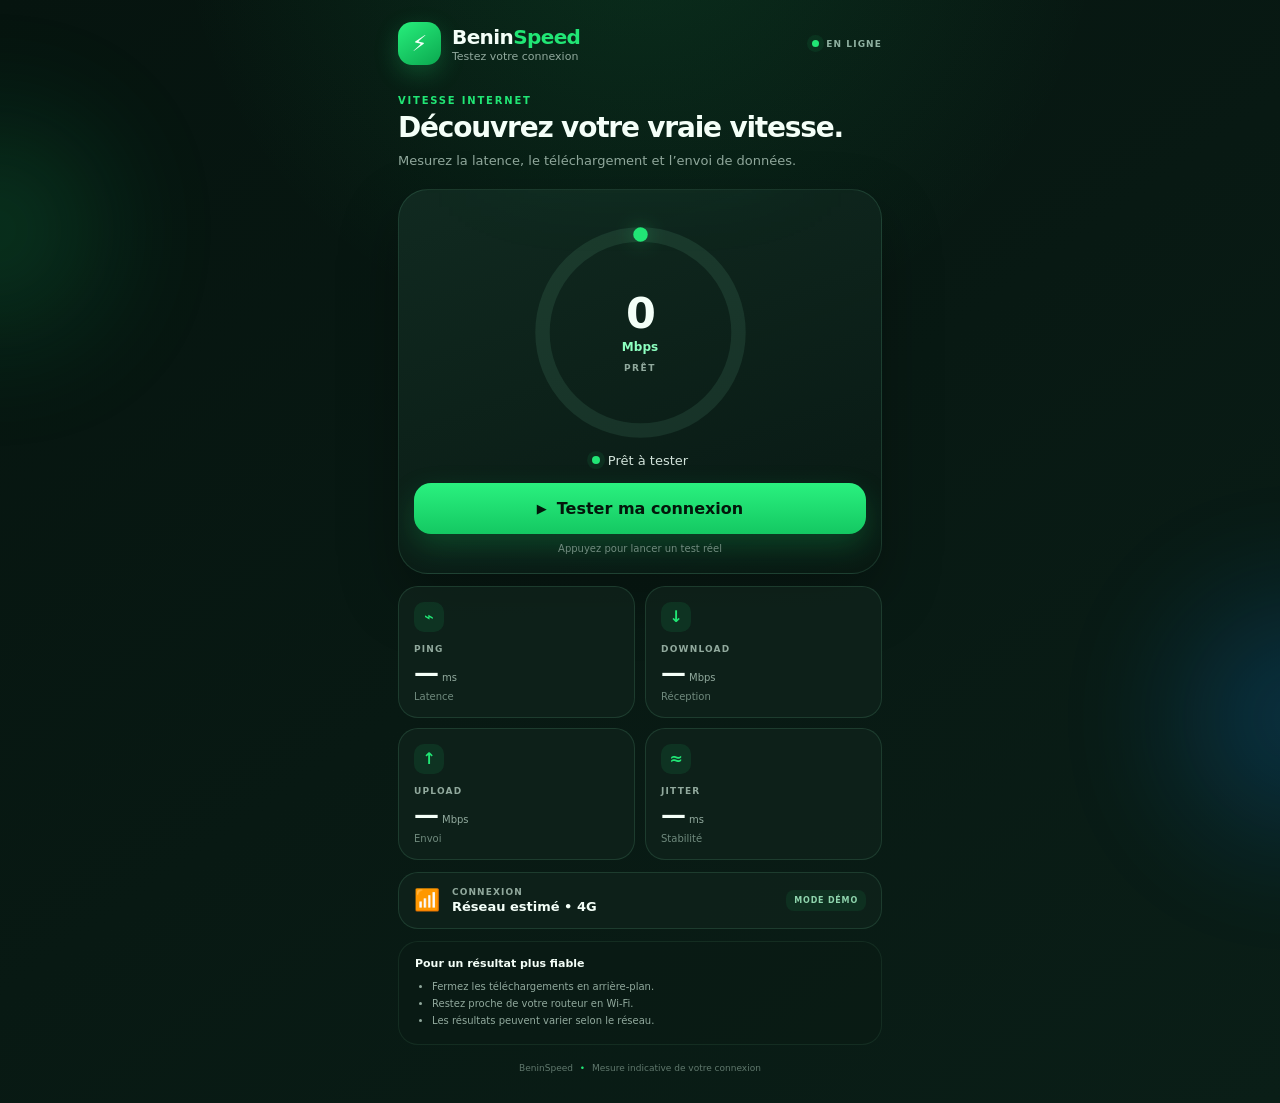
<file: index-standalone.html>
<!doctype html>
<html lang="fr">
<head>
<meta charset="utf-8">
<meta name="viewport" content="width=device-width,initial-scale=1,viewport-fit=cover">
<meta name="theme-color" content="#06140f">
<title>BeninSpeed • Test de connexion</title>
<style>
:root{
  --bg:#06140f;--bg2:#0a1e17;--surface:rgba(15,35,28,.82);--surface2:rgba(20,45,36,.7);
  --green:#21e675;--green2:#11bd5b;--mint:#8dffc0;--text:#f4fff8;--muted:#91a99d;
  --line:rgba(141,255,192,.12);--danger:#ff6b6b;--shadow:0 24px 60px rgba(0,0,0,.28);
  --r:24px;
}
*{box-sizing:border-box}html{min-height:100%;background:var(--bg)}body{margin:0;min-height:100%;font-family:Inter,system-ui,-apple-system,Segoe UI,Roboto,Arial,sans-serif;color:var(--text);background:
radial-gradient(circle at 50% -10%,rgba(33,230,117,.12),transparent 34%),linear-gradient(145deg,var(--bg),var(--bg2));overflow-x:hidden}
button{font:inherit}.app{position:relative;z-index:1;width:min(100%,520px);margin:auto;padding:22px 18px 30px}
.bg-orb{position:fixed;border-radius:50%;filter:blur(70px);pointer-events:none;opacity:.22}.orb-a{width:190px;height:190px;background:#12c967;top:15%;left:-100px}.orb-b{width:220px;height:220px;background:#0d8bff;right:-130px;bottom:8%}
.topbar{display:flex;justify-content:space-between;align-items:center;margin-bottom:30px}.brand{display:flex;gap:11px;align-items:center}.brand-mark{width:43px;height:43px;border-radius:14px;display:grid;place-items:center;background:linear-gradient(145deg,#27ef7c,#0ba84f);box-shadow:0 8px 24px rgba(33,230,117,.24);font-size:22px}.brand-name{font-size:20px;font-weight:850;letter-spacing:-.6px}.brand-name span{color:var(--green)}.brand-sub{font-size:11px;color:var(--muted);margin-top:1px}.live-dot{display:flex;align-items:center;gap:7px;color:#8fb1a1;font-size:9px;font-weight:800;letter-spacing:1.1px}.live-dot i{width:7px;height:7px;border-radius:50%;background:var(--green);box-shadow:0 0 0 5px rgba(33,230,117,.08);animation:pulse 1.8s infinite}
.hero{margin-bottom:18px}.hero-kicker{font-size:10px;font-weight:850;letter-spacing:1.8px;color:var(--green);margin-bottom:7px}.hero h1{font-size:28px;line-height:1.08;letter-spacing:-1.2px;margin:0 0 8px}.hero p{margin:0;color:var(--muted);font-size:13px;line-height:1.5}
.tester-card{position:relative;padding:20px 15px 19px;border:1px solid var(--line);border-radius:30px;background:linear-gradient(160deg,rgba(18,43,34,.92),rgba(9,25,19,.88));box-shadow:var(--shadow);overflow:hidden}.tester-card:before{content:"";position:absolute;inset:-60% 20% auto;height:200px;background:rgba(33,230,117,.08);filter:blur(50px);pointer-events:none}
.gauge-wrap{position:relative;width:245px;height:245px;margin:0 auto}.gauge{width:100%;height:100%;transform:rotate(-90deg)}.gauge circle{fill:none;stroke-width:13}.gauge-track{stroke:rgba(141,255,192,.09)}.gauge-progress{stroke:var(--green);stroke-linecap:round;stroke-dasharray:553;stroke-dashoffset:553;transition:stroke-dashoffset .35s ease,filter .3s ease;filter:drop-shadow(0 0 8px rgba(33,230,117,.35))}
.gauge-center{position:absolute;inset:0;display:flex;flex-direction:column;justify-content:center;align-items:center}.gauge-value{font-size:43px;font-weight:900;letter-spacing:-2px;line-height:1}.gauge-unit{font-size:12px;color:var(--mint);font-weight:750;margin-top:5px}.gauge-phase{font-size:9px;letter-spacing:1.6px;color:var(--muted);font-weight:850;margin-top:9px}
.status-row{display:flex;justify-content:center;align-items:center;gap:8px;font-size:13px;color:#d2e3da;margin:-2px 0 15px}.status-dot{width:8px;height:8px;border-radius:50%;background:var(--green);box-shadow:0 0 0 5px rgba(33,230,117,.08)}.status-dot.active{animation:pulse 1s infinite}.status-dot.error{background:var(--danger)}
.test-button{width:100%;border:0;border-radius:17px;padding:16px 18px;background:linear-gradient(180deg,#2af17f,#14c862);color:#03170b;font-size:16px;font-weight:900;box-shadow:0 12px 30px rgba(20,200,98,.24);cursor:pointer;display:flex;justify-content:center;align-items:center;gap:10px;transition:transform .09s ease,filter .18s ease,box-shadow .18s ease}.test-button:hover{filter:brightness(1.06);box-shadow:0 15px 34px rgba(20,200,98,.32)}.test-button:active{transform:scale(.965);filter:brightness(.88);box-shadow:0 6px 15px rgba(20,200,98,.2)}.test-button:focus-visible{outline:3px solid rgba(141,255,192,.45);outline-offset:3px}.test-button:disabled{cursor:wait;opacity:.78;transform:none}.button-icon{font-size:13px}.tap-hint{text-align:center;margin:9px 0 0;font-size:10px;color:#718b7f}
.metrics{display:grid;grid-template-columns:1fr 1fr;gap:10px;margin-top:12px}.metric-card{position:relative;padding:15px;border-radius:20px;border:1px solid var(--line);background:var(--surface);min-height:132px;transition:transform .25s ease,border-color .25s ease,background .25s ease}.metric-card.active{border-color:rgba(33,230,117,.42);transform:translateY(-2px);background:rgba(17,49,37,.9)}.metric-card.done{border-color:rgba(33,230,117,.2)}.metric-card.unavailable{opacity:.65}.metric-icon{width:30px;height:30px;display:grid;place-items:center;border-radius:10px;background:rgba(33,230,117,.1);color:var(--green);font-weight:900;margin-bottom:12px}.metric-label{font-size:9px;color:var(--muted);font-weight:850;letter-spacing:1.2px}.metric-value{display:flex;align-items:baseline;gap:4px;margin-top:4px}.metric-value strong{font-size:25px;letter-spacing:-1px}.metric-value span{font-size:10px;color:var(--muted)}.metric-note{font-size:10px;color:#708a7e;margin-top:4px}
.connection-card{display:flex;align-items:center;gap:12px;margin-top:12px;padding:14px 15px;border:1px solid var(--line);border-radius:20px;background:var(--surface)}.connection-icon{font-size:21px}.connection-copy{display:flex;flex-direction:column;gap:2px;flex:1}.connection-copy span{font-size:9px;letter-spacing:1.1px;color:var(--muted);font-weight:850}.connection-copy strong{font-size:13px}.server-badge{font-size:8px;font-weight:850;letter-spacing:.8px;color:#8fd4ad;padding:6px 8px;border-radius:8px;background:rgba(33,230,117,.08)}
.tips-card{margin-top:12px;padding:15px 16px;border-radius:20px;background:rgba(10,27,21,.6);border:1px solid rgba(141,255,192,.08)}.tips-title{font-size:11px;font-weight:850;margin-bottom:8px}.tips-card ul{margin:0;padding-left:17px;color:var(--muted);font-size:10px;line-height:1.7}
footer{text-align:center;color:#60786d;font-size:9px;margin:18px 0 0}footer span{color:var(--green);margin:0 4px}
@keyframes pulse{0%,100%{opacity:1;transform:scale(1)}50%{opacity:.45;transform:scale(.8)}}@media(max-width:360px){.app{padding-left:13px;padding-right:13px}.hero h1{font-size:25px}.gauge-wrap{width:225px;height:225px}.metric-card{padding:13px}.metric-value strong{font-size:22px}}

</style>
</head>
<body>
<div class="bg-orb orb-a"></div><div class="bg-orb orb-b"></div>
<main class="app">
<header class="topbar">
  <div class="brand">
    <div class="brand-mark" aria-hidden="true"><span>⚡</span></div>
    <div><div class="brand-name">Benin<span>Speed</span></div><div class="brand-sub">Testez votre connexion</div></div>
  </div>
  <div class="live-dot"><i></i><span>EN LIGNE</span></div>
</header>
<section class="hero">
  <div class="hero-kicker">VITESSE INTERNET</div>
  <h1>Découvrez votre vraie vitesse.</h1>
  <p>Mesurez la latence, le téléchargement et l’envoi de données.</p>
</section>
<section class="tester-card">
  <div class="gauge-wrap">
    <svg class="gauge" viewBox="0 0 220 220" aria-label="Jauge de vitesse">
      <circle class="gauge-track" cx="110" cy="110" r="88"></circle>
      <circle id="gaugeProgress" class="gauge-progress" cx="110" cy="110" r="88"></circle>
    </svg>
    <div class="gauge-center">
      <div id="gaugeValue" class="gauge-value">0</div>
      <div id="gaugeUnit" class="gauge-unit">Mbps</div>
      <div id="gaugePhase" class="gauge-phase">PRÊT</div>
    </div>
  </div>
  <div class="status-row"><span id="statusDot" class="status-dot"></span><span id="statusLine">Prêt à tester</span></div>
  <button id="testButton" class="test-button" type="button"><span class="button-icon">▶</span><span id="buttonText">Tester ma connexion</span></button>
  <p class="tap-hint">Appuyez pour lancer un test réel</p>
</section>
<section class="metrics">
<article id="metric-ping" class="metric-card pending"><div class="metric-icon">⌁</div><div class="metric-label">PING</div><div class="metric-value"><strong id="pingValue">—</strong><span>ms</span></div><div class="metric-note">Latence</div></article>
<article id="metric-download" class="metric-card pending"><div class="metric-icon">↓</div><div class="metric-label">DOWNLOAD</div><div class="metric-value"><strong id="downloadValue">—</strong><span>Mbps</span></div><div class="metric-note">Réception</div></article>
<article id="metric-upload" class="metric-card pending"><div class="metric-icon">↑</div><div class="metric-label">UPLOAD</div><div class="metric-value"><strong id="uploadValue">—</strong><span>Mbps</span></div><div class="metric-note">Envoi</div></article>
<article id="metric-jitter" class="metric-card pending"><div class="metric-icon">≈</div><div class="metric-label">JITTER</div><div class="metric-value"><strong id="jitterValue">—</strong><span>ms</span></div><div class="metric-note">Stabilité</div></article>
</section>
<section class="connection-card"><div class="connection-icon">📶</div><div class="connection-copy"><span>CONNEXION</span><strong id="connectionType">Détection…</strong></div><div class="server-badge">MODE DÉMO</div></section>
<section class="tips-card"><div class="tips-title">Pour un résultat plus fiable</div><ul><li>Fermez les téléchargements en arrière-plan.</li><li>Restez proche de votre routeur en Wi‑Fi.</li><li>Les résultats peuvent varier selon le réseau.</li></ul></section>
<footer>BeninSpeed <span>•</span> Mesure indicative de votre connexion</footer>
</main>
<script>
/* Interface autonome. Le test réseau réel est activé quand la page est servie par le serveur BeninSpeed. */
const standaloneMode = location.protocol === "content:" || location.protocol === "file:";
if (standaloneMode) {
  // Keep the UI responsive in direct-file mode without inventing speed results.
  // Ping is measured against the browser environment only when a remote endpoint exists.
  document.getElementById("serverBadge").textContent = "MODE HORS LIGNE";
}
</script>
<script>
(() => {
  "use strict";

  const CONFIG = {
    pingSamples: 7,
    serverBase: "",
    downloadSizes: [1, 5, 10, 20],
    uploadSizes: [1, 5, 10],
    minTransferSeconds: 0.9,
    maxTransferSeconds: 6,
  };

  const $ = (id) => document.getElementById(id);
  const el = {
    button: $("testButton"), buttonText: $("buttonText"),
    status: $("statusLine"), statusDot: $("statusDot"),
    gaugeProgress: $("gaugeProgress"), gaugeValue: $("gaugeValue"),
    gaugeUnit: $("gaugeUnit"), gaugePhase: $("gaugePhase"),
    ping: $("pingValue"), download: $("downloadValue"),
    upload: $("uploadValue"), jitter: $("jitterValue"),
    connection: $("connectionType"),
    metrics: {
      ping: $("metric-ping"), download: $("metric-download"),
      upload: $("metric-upload"), jitter: $("metric-jitter")
    }
  };

  const C = 2 * Math.PI * 88;
  let running = false;

  function setProgress(f) {
    const x = Math.max(0, Math.min(1, f));
    el.gaugeProgress.style.strokeDashoffset = String(C * (1 - x));
  }

  function setGauge(value, unit, phase) {
    el.gaugeValue.textContent = value;
    el.gaugeUnit.textContent = unit;
    el.gaugePhase.textContent = phase;
  }

  function status(text, active = false, error = false) {
    el.status.textContent = text;
    el.statusDot.classList.toggle("active", active);
    el.statusDot.classList.toggle("error", error);
  }

  function metric(name, state) {
    const node = el.metrics[name];
    node.classList.remove("pending", "active", "done", "unavailable");
    node.classList.add(state);
  }

  function connectionType() {
    const c = navigator.connection || navigator.mozConnection || navigator.webkitConnection;
    if (!c) return "Non détectable sur ce navigateur";
    if (c.type === "wifi") return "Wi‑Fi";
    if (c.type === "cellular") return c.effectiveType ? `Réseau mobile • ${c.effectiveType.toUpperCase()}` : "Réseau mobile";
    return c.effectiveType ? `Réseau estimé • ${c.effectiveType.toUpperCase()}` : "Connexion détectée";
  }

  function reset() {
    for (const k of ["ping","download","upload","jitter"]) {
      el[k].textContent = "—";
      metric(k, "pending");
    }
    setProgress(0);
    setGauge("0", "Mbps", "PRÊT");
    status("Prêt à tester");
  }

  async function ping(onSample) {
    const values = [];
    for (let i = 0; i < CONFIG.pingSamples; i++) {
      const t = performance.now();
      const r = await fetch(`${CONFIG.serverBase}/api/ping?x=${Date.now()}-${i}`, {
        cache: "no-store",
        headers: {"Cache-Control":"no-cache"}
      });
      if (!r.ok) throw new Error("Le serveur de test ne répond pas.");
      await r.text();
      const ms = performance.now() - t;
      values.push(ms);
      onSample?.(values);
    }
    return values;
  }

  function avg(a) { return a.reduce((s,x)=>s+x,0)/a.length; }
  function jitter(a) {
    if (a.length < 2) return 0;
    let s=0; for(let i=1;i<a.length;i++) s += Math.abs(a[i]-a[i-1]);
    return s/(a.length-1);
  }

  async function downloadOnce(bytes, onProgress) {
    const t0 = performance.now();
    const r = await fetch(`${CONFIG.serverBase}/api/download?bytes=${bytes}&t=${Date.now()}`, {cache:"no-store"});
    if (!r.ok) throw new Error("Échec du téléchargement de test.");
    const reader = r.body?.getReader();
    let received = 0;
    if (reader) {
      while (true) {
        const {done, value} = await reader.read();
        if (done) break;
        received += value.byteLength;
        onProgress?.(received / bytes);
      }
    } else {
      const b = await r.arrayBuffer();
      received = b.byteLength;
      onProgress?.(1);
    }
    const seconds = (performance.now()-t0)/1000;
    return {mbps:(received*8)/seconds/1e6, seconds, bytes:received};
  }

  async function adaptiveDownload() {
    let best = null;
    for (const mb of CONFIG.downloadSizes) {
      const bytes = mb * 1024 * 1024;
      const result = await downloadOnce(bytes);
      best = result;
      if (result.seconds >= CONFIG.minTransferSeconds || mb === CONFIG.downloadSizes.at(-1)) break;
    }
    return best;
  }

  function randomBytes(n) {
    const chunk = new Uint8Array(Math.min(n, 1024*1024));
    crypto.getRandomValues(chunk);
    const parts = [];
    let left=n;
    while(left>0){ const size=Math.min(left,chunk.length); parts.push(chunk.subarray(0,size)); left-=size; }
    return new Blob(parts,{type:"application/octet-stream"});
  }

  async function uploadOnce(bytes) {
    const body = randomBytes(bytes);
    const t0 = performance.now();
    const r = await fetch(`${CONFIG.serverBase}/api/upload?t=${Date.now()}`, {
      method:"POST", body, cache:"no-store", headers:{"Content-Type":"application/octet-stream"}
    });
    if (!r.ok) throw new Error("Échec de l’envoi de test.");
    const result = await r.json();
    const seconds = (performance.now()-t0)/1000;
    const sent = result.bytes || bytes;
    return {mbps:(sent*8)/seconds/1e6, seconds, bytes:sent};
  }

  async function adaptiveUpload() {
    let best=null;
    for(const mb of CONFIG.uploadSizes){
      best=await uploadOnce(mb*1024*1024);
      if(best.seconds>=CONFIG.minTransferSeconds || mb===CONFIG.uploadSizes.at(-1)) break;
    }
    return best;
  }

  async function run() {
    if (running) return;
    running = true;
    el.button.disabled = true;
    el.buttonText.textContent = "Test en cours…";
    reset();

    try {
      status("Connexion au serveur de mesure…", true);
      setGauge("…","Mbps","CONNEXION");
      setProgress(.05);
      await new Promise(r=>setTimeout(r,180));

      metric("ping","active"); metric("jitter","active");
      status("Mesure du ping…", true); setGauge("…","ms","PING"); setProgress(.08);
      const samples = await ping(vals => {
        const latest = vals.at(-1);
        el.gaugeValue.textContent = Math.round(latest);
        setProgress(.08 + .22*(vals.length/CONFIG.pingSamples));
      });
      const p = avg(samples), j = jitter(samples);
      el.ping.textContent = Math.round(p);
      el.jitter.textContent = Math.round(j);
      metric("ping","done"); metric("jitter","done");

      metric("download","active"); status("Mesure du téléchargement…", true);
      setGauge("…","Mbps","DOWNLOAD"); setProgress(.36);
      const d = await adaptiveDownload();
      el.download.textContent = d.mbps.toFixed(1);
      metric("download","done"); setProgress(.68);

      metric("upload","active"); status("Mesure de l’envoi…", true);
      setGauge("…","Mbps","UPLOAD"); setProgress(.72);
      const u = await adaptiveUpload();
      el.upload.textContent = u.mbps.toFixed(1);
      metric("upload","done"); setProgress(.94);

      setGauge(d.mbps.toFixed(1),"Mbps","DOWNLOAD");
      status("Test terminé", false, false);
      setProgress(1);
    } catch (e) {
      console.error(e);
      status(e.message || "Une erreur est survenue.", false, true);
      setGauge("—","Mbps","ERREUR");
    } finally {
      running = false;
      el.button.disabled = false;
      el.buttonText.textContent = "Relancer le test";
      el.button.style.transform = "scale(1)";
    }
  }

  el.connection.textContent = connectionType();
  reset();
  el.button.addEventListener("click", run);
  const c = navigator.connection || navigator.mozConnection || navigator.webkitConnection;
  c?.addEventListener?.("change", () => el.connection.textContent = connectionType());
})();

</script>
</body>
</html>
</file>
